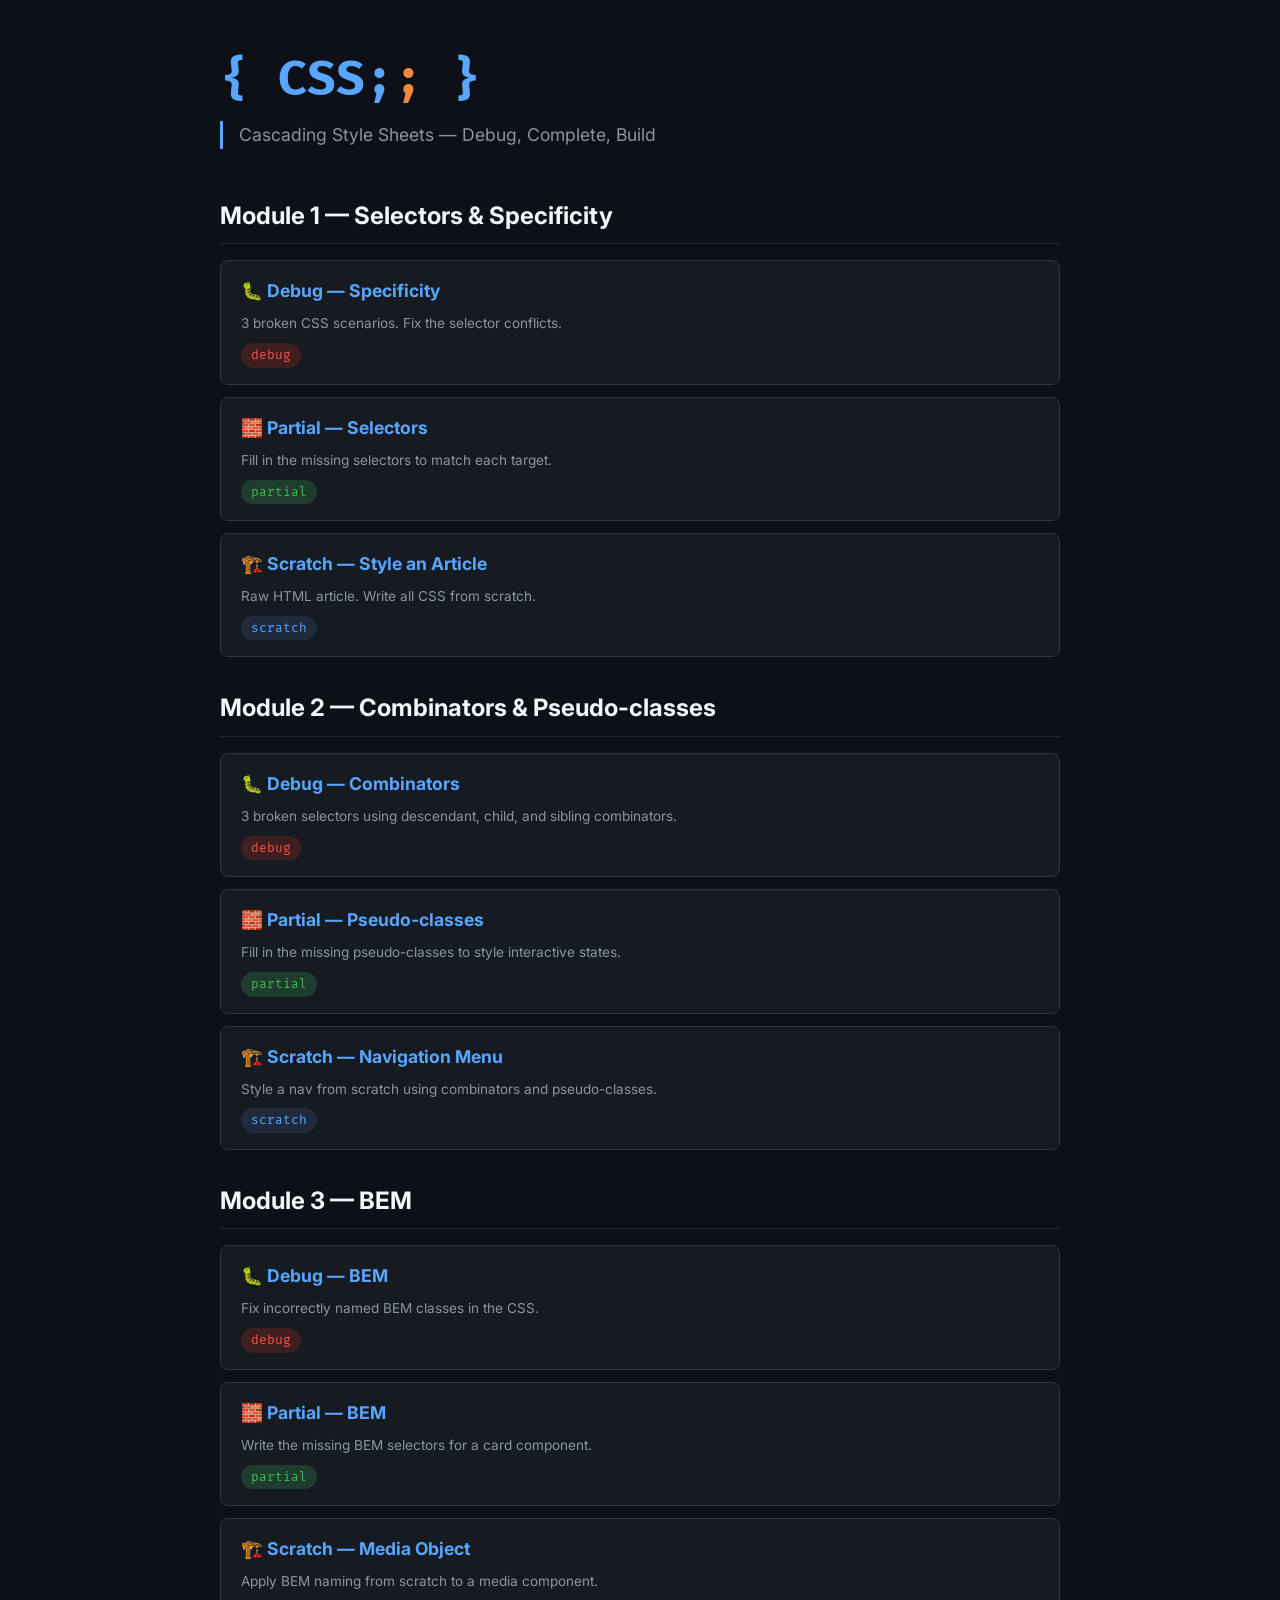
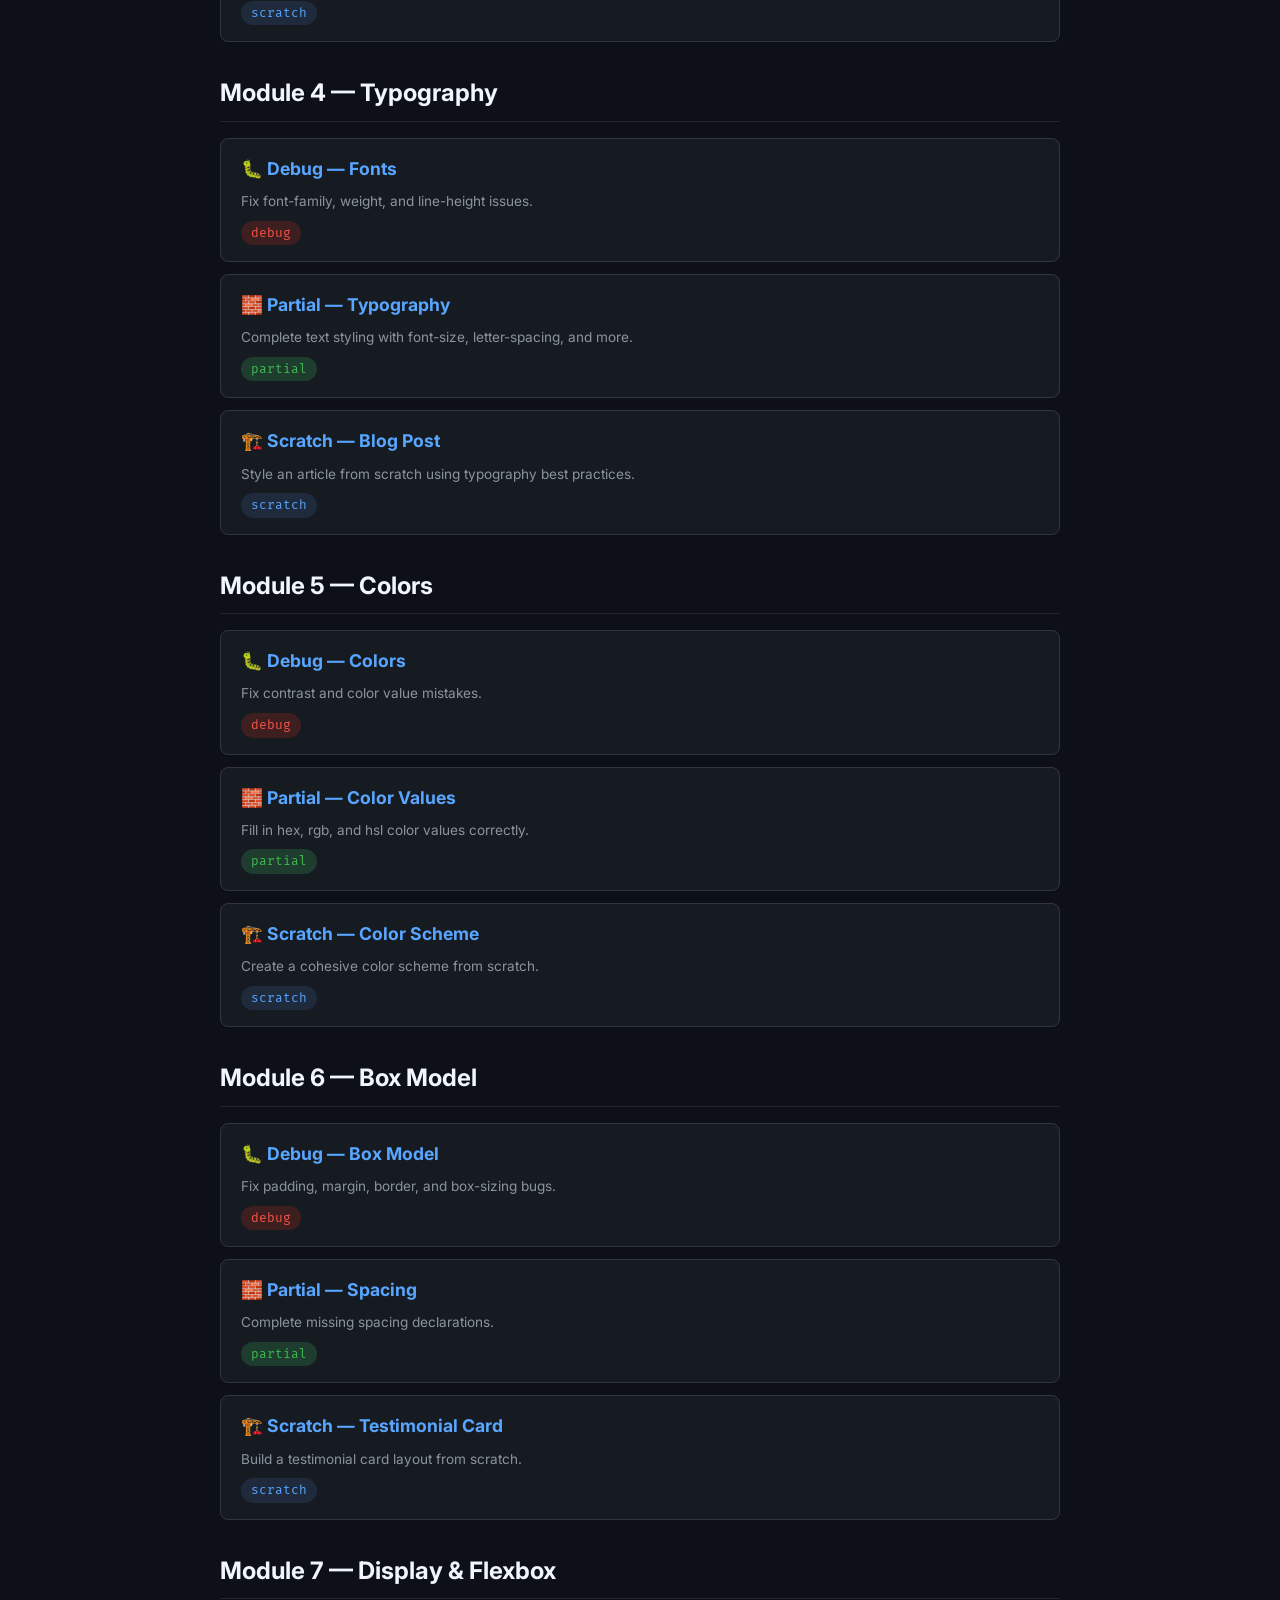
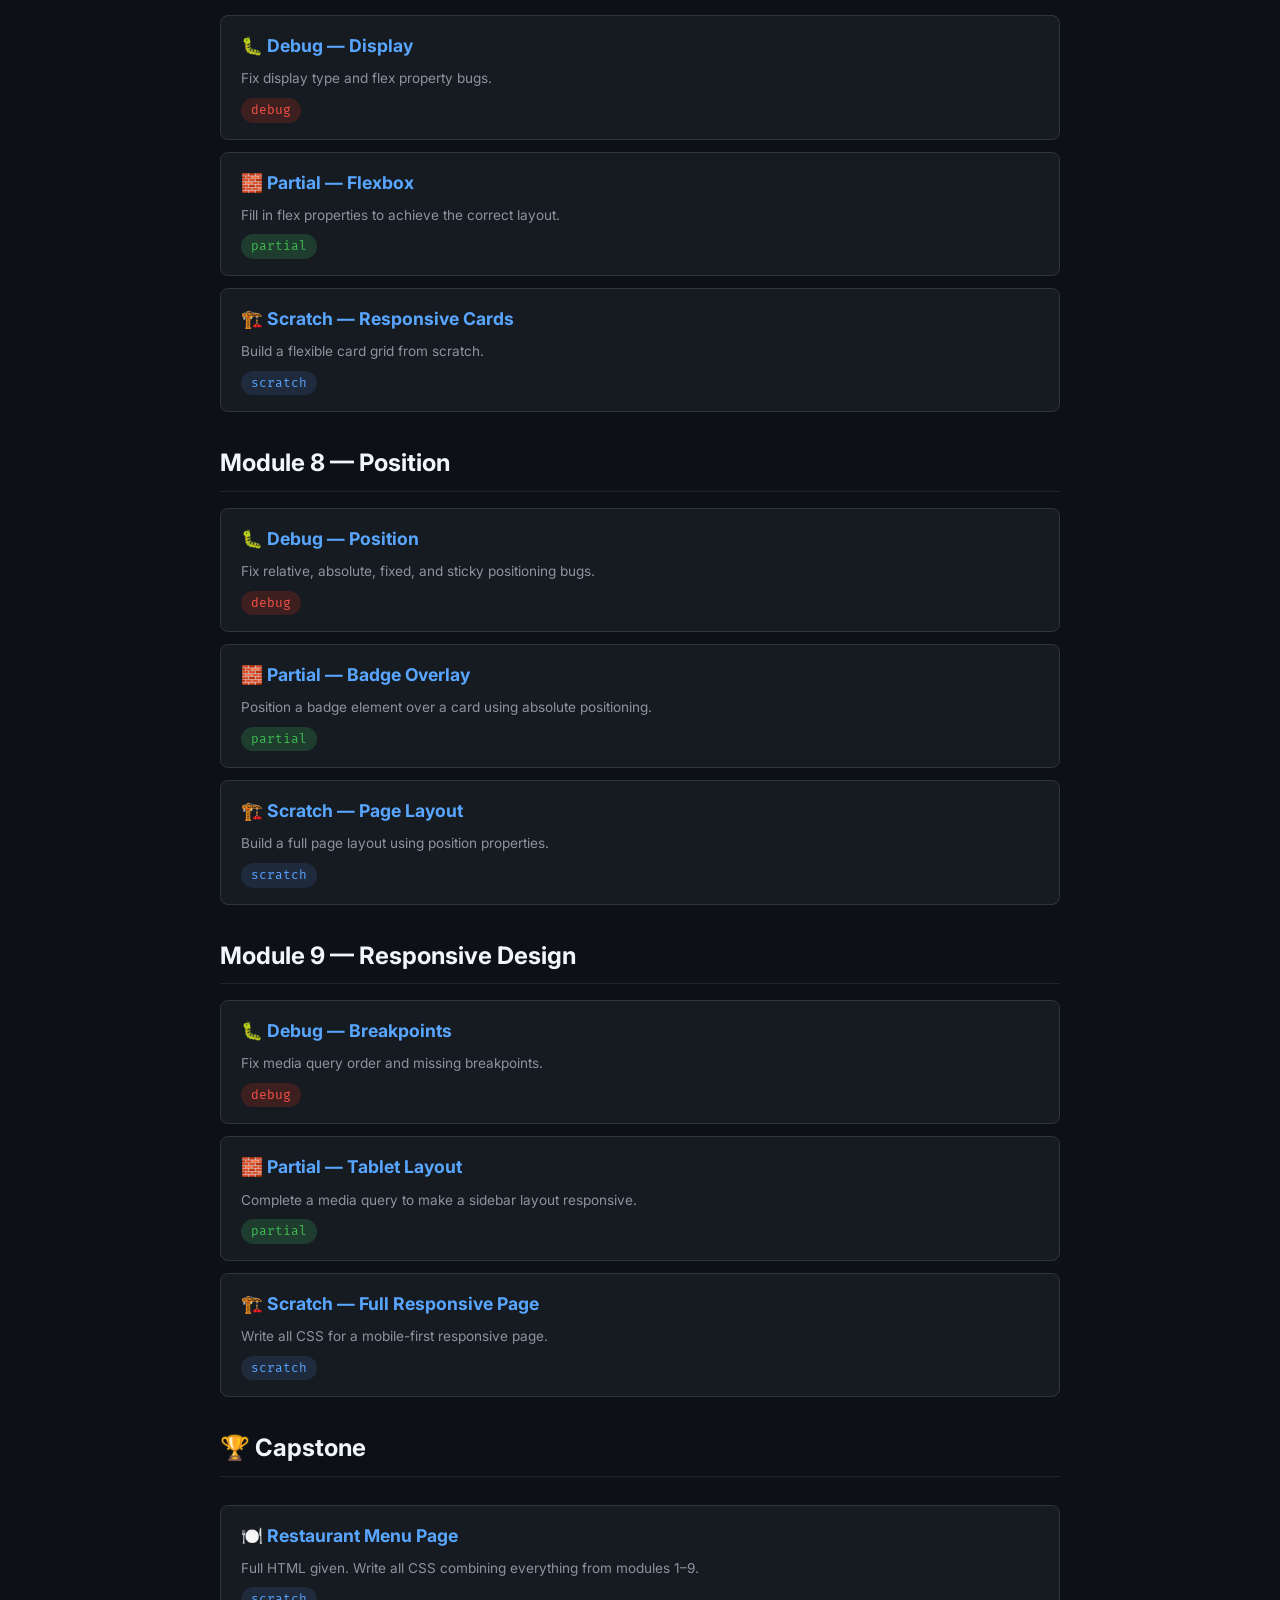
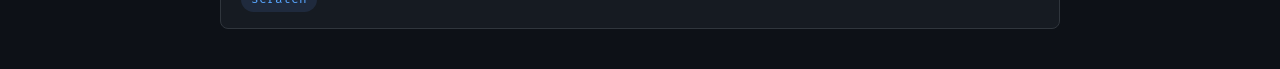
<file: index.html>
<!DOCTYPE html>
<html lang="en">
<head>
  <meta charset="UTF-8">
  <meta name="viewport" content="width=device-width, initial-scale=1.0">
  <title>{ CSS; } — Course Hub</title>
  <link rel="preconnect" href="https://fonts.googleapis.com">
  <link href="https://fonts.googleapis.com/css2?family=Fira+Mono:wght@500;700&family=Inter:wght@400;600;700&display=swap" rel="stylesheet">
  <style>
    * { margin: 0; padding: 0; box-sizing: border-box; }
    body { font-family: 'Inter', sans-serif; background: #0d1117; color: #e6edf3; line-height: 1.6; padding: 40px 24px; }
    .container { max-width: 840px; margin: 0 auto; }
    h1 { font-family: 'Fira Mono', monospace; font-size: 3rem; color: #58a6ff; margin-bottom: 4px; }
    h1 span { color: #f0883e; }
    .subtitle { color: #8b949e; font-size: 1.1rem; margin-bottom: 48px; border-left: 3px solid #58a6ff; padding-left: 16px; }
    h2 { font-size: 1.5rem; color: #f0f6fc; margin: 32px 0 16px; padding-bottom: 8px; border-bottom: 1px solid #21262d; }
    .module-grid { display: flex; flex-direction: column; gap: 12px; }
    .module { background: #161b22; border: 1px solid #30363d; border-radius: 8px; padding: 16px 20px; transition: border-color 0.2s; }
    .module:hover { border-color: #58a6ff; }
    .module h3 { font-size: 1.1rem; margin-bottom: 8px; }
    .module h3 a { color: #58a6ff; text-decoration: none; }
    .module h3 a:hover { text-decoration: underline; }
    .module .meta { font-size: 0.85rem; color: #8b949e; }
    .ex-list { display: flex; gap: 8px; flex-wrap: wrap; margin-top: 8px; }
    .ex-tag { font-family: 'Fira Mono', monospace; font-size: 0.8rem; padding: 2px 10px; border-radius: 20px; background: #21262d; color: #8b949e; }
    .ex-tag.debug { background: #3d1f1f; color: #f85149; }
    .ex-tag.partial { background: #1f3d2f; color: #3fb950; }
    .ex-tag.scratch { background: #1f2a3d; color: #58a6ff; }
    .capstone { margin-top: 12px; }
  </style>
</head>
<body>
  <div class="container">
    <h1>{ CSS;<span>;</span> }</h1>
    <div class="subtitle">Cascading Style Sheets — Debug, Complete, Build</div>

    <h2>Module 1 — Selectors &amp; Specificity</h2>
    <div class="module-grid">
      <div class="module">
        <h3><a href="exercises/module-01-selectors/exercise-specificity.html">🐛 Debug — Specificity</a></h3>
        <div class="meta">3 broken CSS scenarios. Fix the selector conflicts.</div>
        <div class="ex-list"><span class="ex-tag debug">debug</span></div>
      </div>
      <div class="module">
        <h3><a href="exercises/module-01-selectors/partial-selectors.html">🧱 Partial — Selectors</a></h3>
        <div class="meta">Fill in the missing selectors to match each target.</div>
        <div class="ex-list"><span class="ex-tag partial">partial</span></div>
      </div>
      <div class="module">
        <h3><a href="exercises/module-01-selectors/scratch-style-article.html">🏗️ Scratch — Style an Article</a></h3>
        <div class="meta">Raw HTML article. Write all CSS from scratch.</div>
        <div class="ex-list"><span class="ex-tag scratch">scratch</span></div>
      </div>
    </div>

    <h2>Module 2 — Combinators &amp; Pseudo-classes</h2>
    <div class="module-grid">
      <div class="module">
        <h3><a href="exercises/module-02-combinators/exercise-combinators.html">🐛 Debug — Combinators</a></h3>
        <div class="meta">3 broken selectors using descendant, child, and sibling combinators.</div>
        <div class="ex-list"><span class="ex-tag debug">debug</span></div>
      </div>
      <div class="module">
        <h3><a href="exercises/module-02-combinators/partial-pseudo.html">🧱 Partial — Pseudo-classes</a></h3>
        <div class="meta">Fill in the missing pseudo-classes to style interactive states.</div>
        <div class="ex-list"><span class="ex-tag partial">partial</span></div>
      </div>
      <div class="module">
        <h3><a href="exercises/module-02-combinators/scratch-menu.html">🏗️ Scratch — Navigation Menu</a></h3>
        <div class="meta">Style a nav from scratch using combinators and pseudo-classes.</div>
        <div class="ex-list"><span class="ex-tag scratch">scratch</span></div>
      </div>
    </div>

    <h2>Module 3 — BEM</h2>
    <div class="module-grid">
      <div class="module">
        <h3><a href="exercises/module-03-bem/exercise-bem.html">🐛 Debug — BEM</a></h3>
        <div class="meta">Fix incorrectly named BEM classes in the CSS.</div>
        <div class="ex-list"><span class="ex-tag debug">debug</span></div>
      </div>
      <div class="module">
        <h3><a href="exercises/module-03-bem/partial-bem.html">🧱 Partial — BEM</a></h3>
        <div class="meta">Write the missing BEM selectors for a card component.</div>
        <div class="ex-list"><span class="ex-tag partial">partial</span></div>
      </div>
      <div class="module">
        <h3><a href="exercises/module-03-bem/scratch-bem.html">🏗️ Scratch — Media Object</a></h3>
        <div class="meta">Apply BEM naming from scratch to a media component.</div>
        <div class="ex-list"><span class="ex-tag scratch">scratch</span></div>
      </div>
    </div>

    <h2>Module 4 — Typography</h2>
    <div class="module-grid">
      <div class="module">
        <h3><a href="exercises/module-04-typography/exercise-font.html">🐛 Debug — Fonts</a></h3>
        <div class="meta">Fix font-family, weight, and line-height issues.</div>
        <div class="ex-list"><span class="ex-tag debug">debug</span></div>
      </div>
      <div class="module">
        <h3><a href="exercises/module-04-typography/partial-typography.html">🧱 Partial — Typography</a></h3>
        <div class="meta">Complete text styling with font-size, letter-spacing, and more.</div>
        <div class="ex-list"><span class="ex-tag partial">partial</span></div>
      </div>
      <div class="module">
        <h3><a href="exercises/module-04-typography/scratch-blog-post.html">🏗️ Scratch — Blog Post</a></h3>
        <div class="meta">Style an article from scratch using typography best practices.</div>
        <div class="ex-list"><span class="ex-tag scratch">scratch</span></div>
      </div>
    </div>

    <h2>Module 5 — Colors</h2>
    <div class="module-grid">
      <div class="module">
        <h3><a href="exercises/module-05-colors/exercise-color.html">🐛 Debug — Colors</a></h3>
        <div class="meta">Fix contrast and color value mistakes.</div>
        <div class="ex-list"><span class="ex-tag debug">debug</span></div>
      </div>
      <div class="module">
        <h3><a href="exercises/module-05-colors/partial-color-values.html">🧱 Partial — Color Values</a></h3>
        <div class="meta">Fill in hex, rgb, and hsl color values correctly.</div>
        <div class="ex-list"><span class="ex-tag partial">partial</span></div>
      </div>
      <div class="module">
        <h3><a href="exercises/module-05-colors/scratch-color-scheme.html">🏗️ Scratch — Color Scheme</a></h3>
        <div class="meta">Create a cohesive color scheme from scratch.</div>
        <div class="ex-list"><span class="ex-tag scratch">scratch</span></div>
      </div>
    </div>

    <h2>Module 6 — Box Model</h2>
    <div class="module-grid">
      <div class="module">
        <h3><a href="exercises/module-06-box-model/exercise-box.html">🐛 Debug — Box Model</a></h3>
        <div class="meta">Fix padding, margin, border, and box-sizing bugs.</div>
        <div class="ex-list"><span class="ex-tag debug">debug</span></div>
      </div>
      <div class="module">
        <h3><a href="exercises/module-06-box-model/partial-spacing.html">🧱 Partial — Spacing</a></h3>
        <div class="meta">Complete missing spacing declarations.</div>
        <div class="ex-list"><span class="ex-tag partial">partial</span></div>
      </div>
      <div class="module">
        <h3><a href="exercises/module-06-box-model/scratch-testimonial.html">🏗️ Scratch — Testimonial Card</a></h3>
        <div class="meta">Build a testimonial card layout from scratch.</div>
        <div class="ex-list"><span class="ex-tag scratch">scratch</span></div>
      </div>
    </div>

    <h2>Module 7 — Display &amp; Flexbox</h2>
    <div class="module-grid">
      <div class="module">
        <h3><a href="exercises/module-07-display-flexbox/exercise-display.html">🐛 Debug — Display</a></h3>
        <div class="meta">Fix display type and flex property bugs.</div>
        <div class="ex-list"><span class="ex-tag debug">debug</span></div>
      </div>
      <div class="module">
        <h3><a href="exercises/module-07-display-flexbox/partial-flexbox.html">🧱 Partial — Flexbox</a></h3>
        <div class="meta">Fill in flex properties to achieve the correct layout.</div>
        <div class="ex-list"><span class="ex-tag partial">partial</span></div>
      </div>
      <div class="module">
        <h3><a href="exercises/module-07-display-flexbox/scratch-responsive-cards.html">🏗️ Scratch — Responsive Cards</a></h3>
        <div class="meta">Build a flexible card grid from scratch.</div>
        <div class="ex-list"><span class="ex-tag scratch">scratch</span></div>
      </div>
    </div>

    <h2>Module 8 — Position</h2>
    <div class="module-grid">
      <div class="module">
        <h3><a href="exercises/module-08-position/exercise-position.html">🐛 Debug — Position</a></h3>
        <div class="meta">Fix relative, absolute, fixed, and sticky positioning bugs.</div>
        <div class="ex-list"><span class="ex-tag debug">debug</span></div>
      </div>
      <div class="module">
        <h3><a href="exercises/module-08-position/partial-badge.html">🧱 Partial — Badge Overlay</a></h3>
        <div class="meta">Position a badge element over a card using absolute positioning.</div>
        <div class="ex-list"><span class="ex-tag partial">partial</span></div>
      </div>
      <div class="module">
        <h3><a href="exercises/module-08-position/scratch-page-layout.html">🏗️ Scratch — Page Layout</a></h3>
        <div class="meta">Build a full page layout using position properties.</div>
        <div class="ex-list"><span class="ex-tag scratch">scratch</span></div>
      </div>
    </div>

    <h2>Module 9 — Responsive Design</h2>
    <div class="module-grid">
      <div class="module">
        <h3><a href="exercises/module-09-responsive/exercise-breakpoints.html">🐛 Debug — Breakpoints</a></h3>
        <div class="meta">Fix media query order and missing breakpoints.</div>
        <div class="ex-list"><span class="ex-tag debug">debug</span></div>
      </div>
      <div class="module">
        <h3><a href="exercises/module-09-responsive/partial-tablet.html">🧱 Partial — Tablet Layout</a></h3>
        <div class="meta">Complete a media query to make a sidebar layout responsive.</div>
        <div class="ex-list"><span class="ex-tag partial">partial</span></div>
      </div>
      <div class="module">
        <h3><a href="exercises/module-09-responsive/scratch-full-responsive.css">🏗️ Scratch — Full Responsive Page</a></h3>
        <div class="meta">Write all CSS for a mobile-first responsive page.</div>
        <div class="ex-list"><span class="ex-tag scratch">scratch</span></div>
      </div>
    </div>

    <h2>🏆 Capstone</h2>
    <div class="module-grid">
      <div class="module capstone">
        <h3><a href="exercises/capstone-restaurant/index.html">🍽️ Restaurant Menu Page</a></h3>
        <div class="meta">Full HTML given. Write all CSS combining everything from modules 1–9.</div>
        <div class="ex-list"><span class="ex-tag scratch">scratch</span></div>
      </div>
    </div>
  </div>
</body>
</html>
</file>
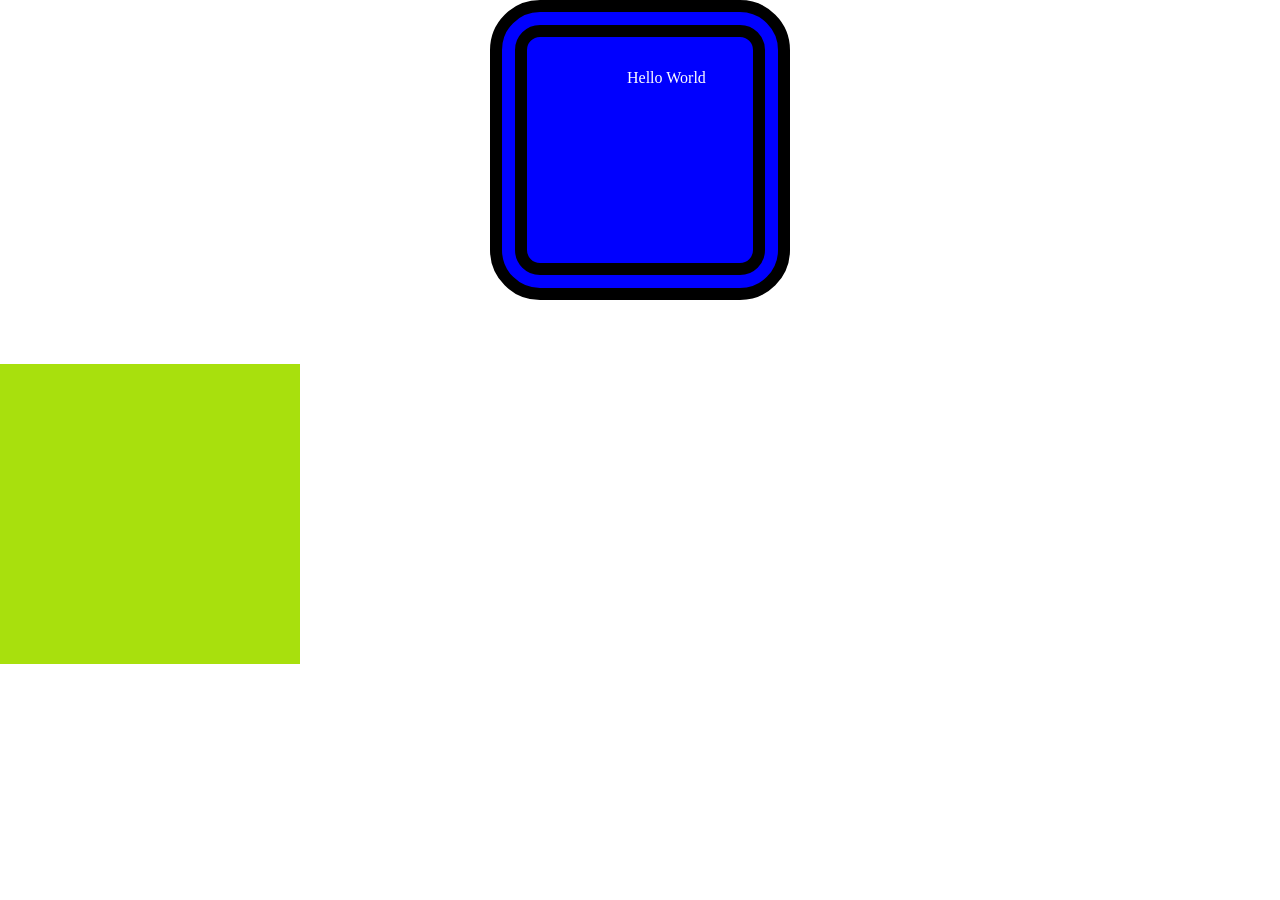
<file: boxmodel/index.html>
<!DOCTYPE html>
<html lang="en">
<head>
    <meta charset="UTF-8">
    <meta name="viewport" content="width=device-width, initial-scale=1.0">
    <title>Document</title>
    <link rel="stylesheet" href="css.css">
</head>
<body>
    <div class="test321" style=" height: 300px; width: 300px; background-color: blue;">
        Hello World
    </div>
    
    <div class="special" style=" height: 300px; width: 300px; background-color: rgb(168, 224, 13); margin-top: 64px;">

    </div>
</body>
</html>
</file>
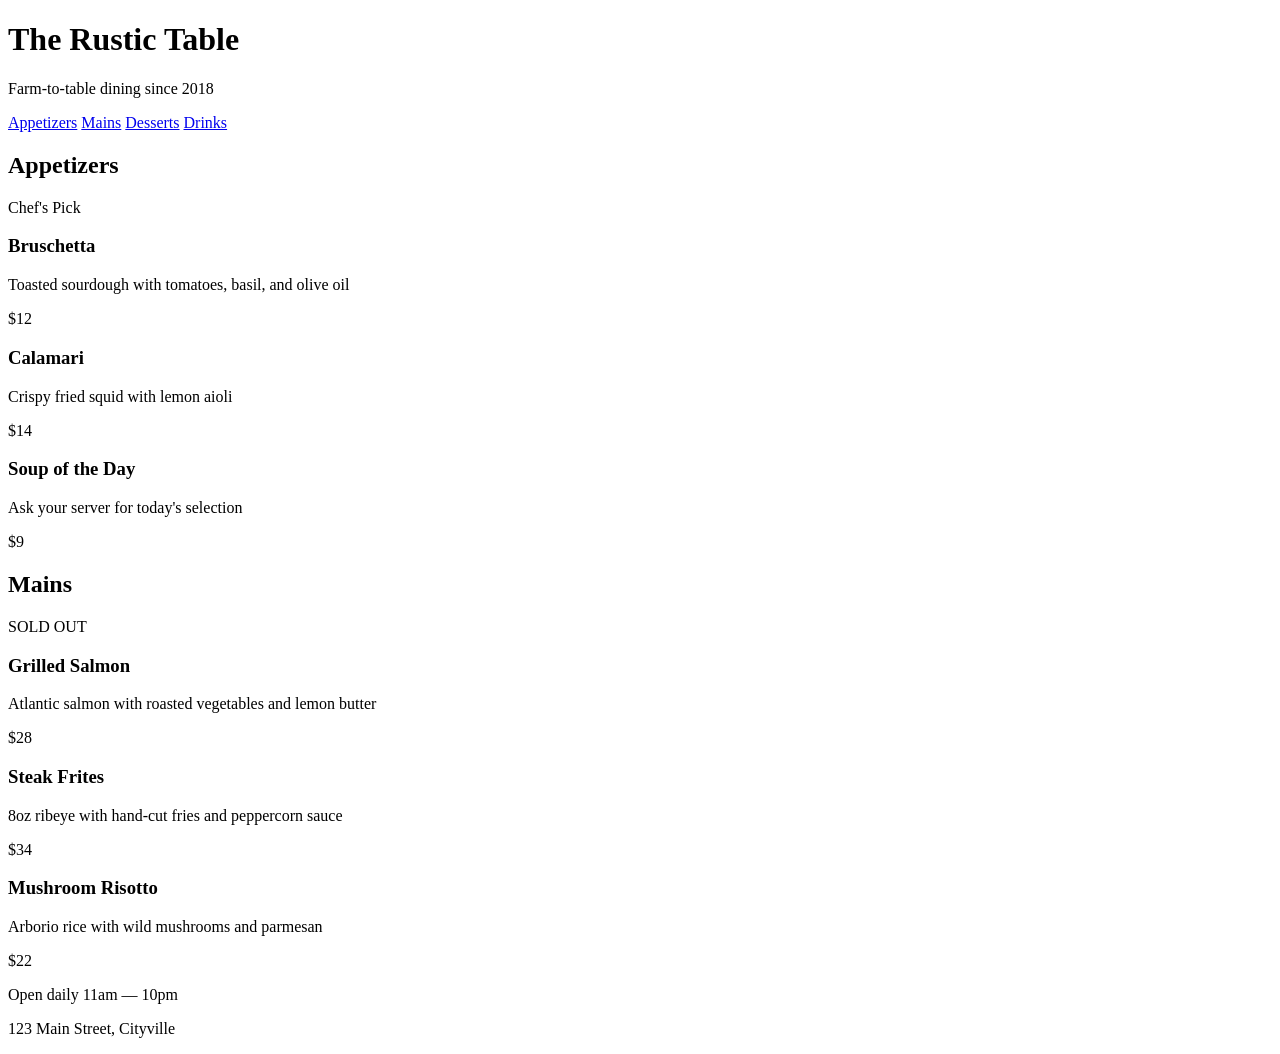
<file: exercises/capstone-restaurant/index.html>
<!DOCTYPE html>
<html lang="en">
<head>
  <meta charset="UTF-8">
  <meta name="viewport" content="width=device-width, initial-scale=1.0">
  <title>🍽️ Restaurant Menu</title>
  <link rel="stylesheet" href="style.css">
</head>
<body>

  <header class="header">
    <h1 class="header__title">The Rustic Table</h1>
    <p class="header__subtitle">Farm-to-table dining since 2018</p>
  </header>

  <nav class="nav">
    <a href="#" class="nav__link">Appetizers</a>
    <a href="#" class="nav__link">Mains</a>
    <a href="#" class="nav__link">Desserts</a>
    <a href="#" class="nav__link">Drinks</a>
  </nav>

  <main class="menu">
    <section class="menu__section">
      <h2 class="menu__heading">Appetizers</h2>
      <div class="menu__grid">
        <div class="menu-item">
          <span class="menu-item__badge">Chef's Pick</span>
          <h3 class="menu-item__name">Bruschetta</h3>
          <p class="menu-item__desc">Toasted sourdough with tomatoes, basil, and olive oil</p>
          <span class="menu-item__price">$12</span>
        </div>
        <div class="menu-item">
          <h3 class="menu-item__name">Calamari</h3>
          <p class="menu-item__desc">Crispy fried squid with lemon aioli</p>
          <span class="menu-item__price">$14</span>
        </div>
        <div class="menu-item">
          <h3 class="menu-item__name">Soup of the Day</h3>
          <p class="menu-item__desc">Ask your server for today's selection</p>
          <span class="menu-item__price">$9</span>
        </div>
      </div>
    </section>

    <section class="menu__section">
      <h2 class="menu__heading">Mains</h2>
      <div class="menu__grid">
        <div class="menu-item">
          <span class="menu-item__badge menu-item__badge--sold">SOLD OUT</span>
          <h3 class="menu-item__name">Grilled Salmon</h3>
          <p class="menu-item__desc">Atlantic salmon with roasted vegetables and lemon butter</p>
          <span class="menu-item__price">$28</span>
        </div>
        <div class="menu-item">
          <h3 class="menu-item__name">Steak Frites</h3>
          <p class="menu-item__desc">8oz ribeye with hand-cut fries and peppercorn sauce</p>
          <span class="menu-item__price">$34</span>
        </div>
        <div class="menu-item">
          <h3 class="menu-item__name">Mushroom Risotto</h3>
          <p class="menu-item__desc">Arborio rice with wild mushrooms and parmesan</p>
          <span class="menu-item__price">$22</span>
        </div>
      </div>
    </section>
  </main>

  <footer class="footer">
    <p class="footer__text">Open daily 11am — 10pm</p>
    <p class="footer__text">123 Main Street, Cityville</p>
  </footer>

</body>
</html>
</file>
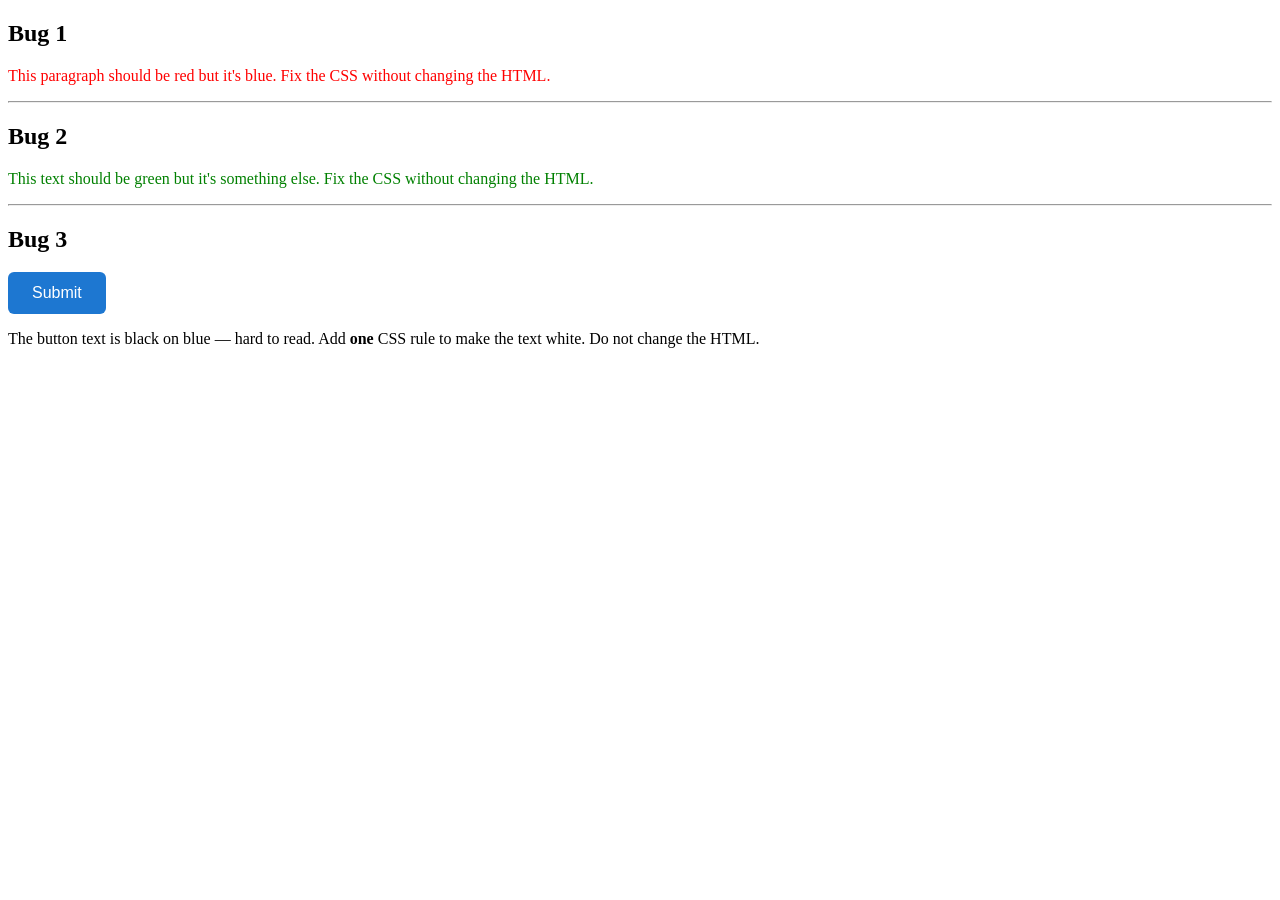
<file: exercises/module-01-selectors/exercise-specificity.html>
<!DOCTYPE html>
<html lang="en">
<head>
  <meta charset="UTF-8">
  <meta name="viewport" content="width=device-width, initial-scale=1.0">
  <title>Debug — Specificity</title>
  <link rel="stylesheet" href="exercise-specificity.css">
</head>
<body>

  <section class="exercise">
    <h2>Bug 1</h2>
    <p class="highlight">This paragraph should be red but it's blue. Fix the CSS without changing the HTML.</p>
  </section>

  <hr>

  <section class="exercise">
    <h2>Bug 2</h2>
    <div class="card">
      <p id="special">This text should be green but it's something else. Fix the CSS without changing the HTML.</p>
    </div>
  </section>

  <hr>

  <section class="exercise">
    <h2>Bug 3</h2>
    <button class="btn">Submit</button>
    <p>The button text is black on blue — hard to read. Add <strong>one</strong> CSS rule to make the text white. Do not change the HTML.</p>
  </section>

</body>
</html>
</file>
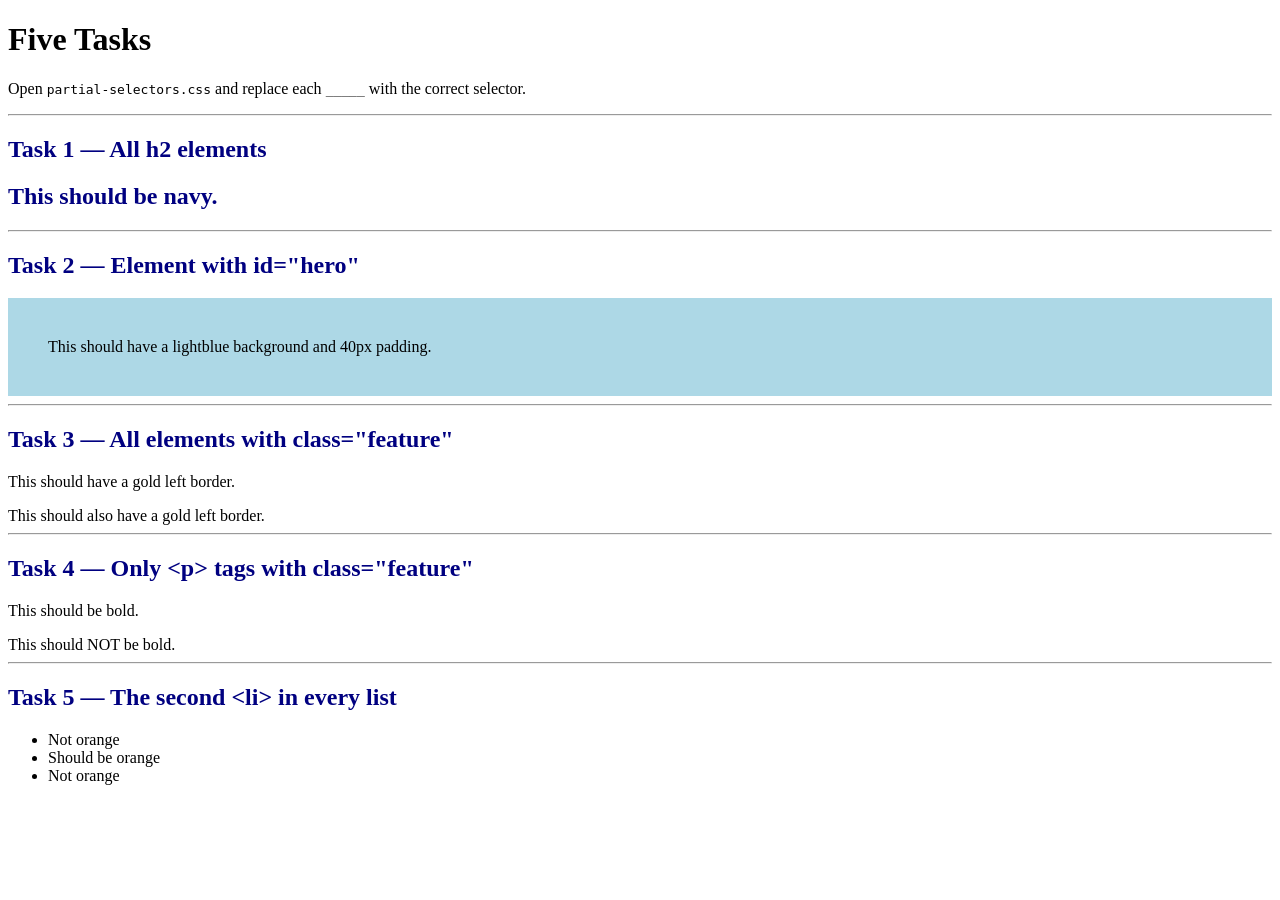
<file: exercises/module-01-selectors/partial-selectors.html>
<!DOCTYPE html>
<html lang="en">
<head>
  <meta charset="UTF-8">
  <meta name="viewport" content="width=device-width, initial-scale=1.0">
  <title>Partial — Selectors</title>
  <link rel="stylesheet" href="partial-selectors.css">
</head>
<body>

  <h1>Five Tasks</h1>
  <p>Open <code>partial-selectors.css</code> and replace each <code>_____</code> with the correct selector.</p>

  <hr>

  <h2>Task 1 — All h2 elements</h2>
  <h2>This should be navy.</h2>

  <hr>

  <h2>Task 2 — Element with id="hero"</h2>
  <div id="hero">This should have a lightblue background and 40px padding.</div>

  <hr>

  <h2>Task 3 — All elements with class="feature"</h2>
  <p class="feature">This should have a gold left border.</p>
  <div class="feature">This should also have a gold left border.</div>

  <hr>

  <h2>Task 4 — Only &lt;p&gt; tags with class="feature"</h2>
  <p class="feature">This should be bold.</p>
  <div class="feature">This should NOT be bold.</div>

  <hr>

  <h2>Task 5 — The second &lt;li&gt; in every list</h2>
  <ul>
    <li>Not orange</li>
    <li>Should be orange</li>
    <li>Not orange</li>
  </ul>

</body>
</html>
</file>
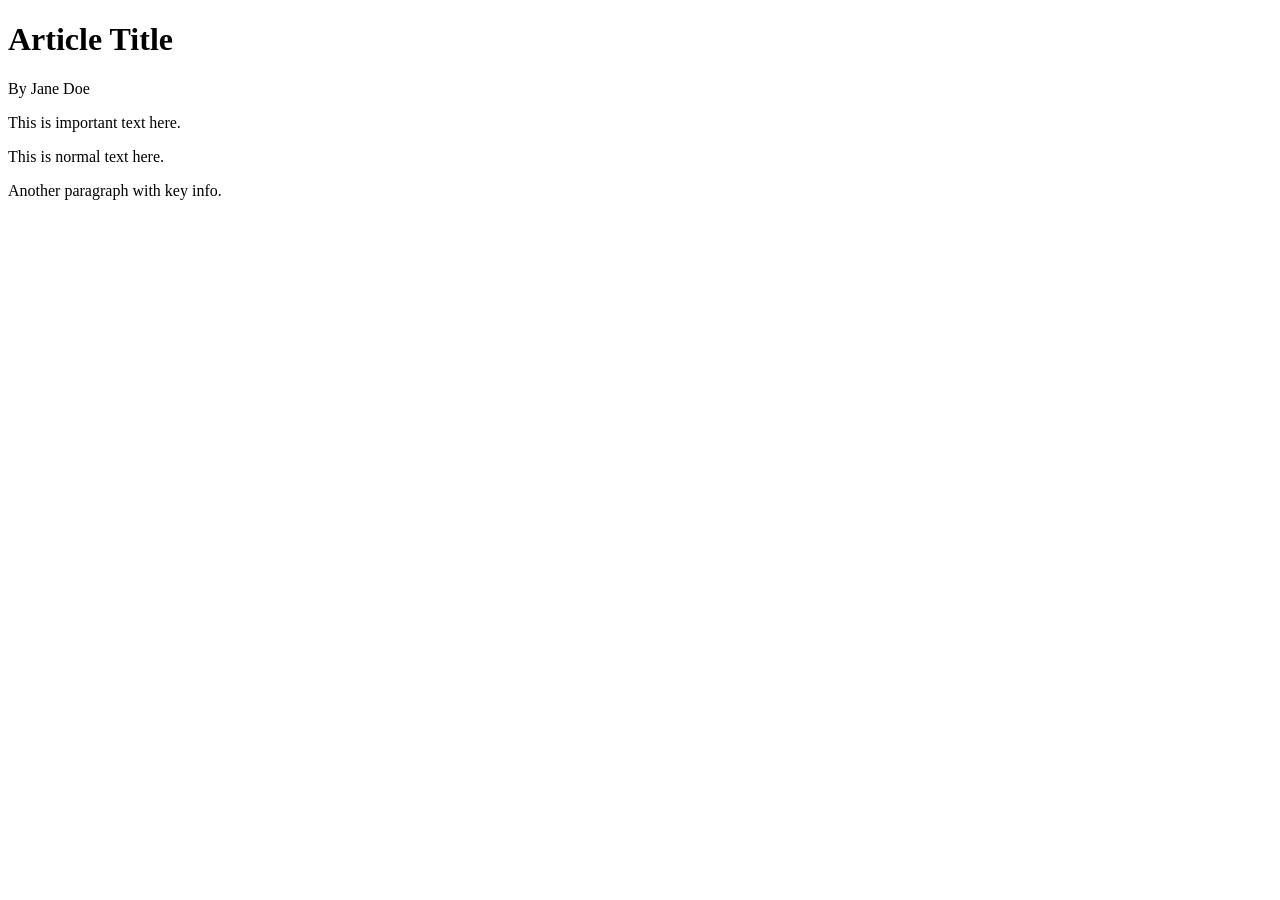
<file: exercises/module-01-selectors/scratch-style-article.html>
<!DOCTYPE html>
<html lang="en">
<head>
  <meta charset="UTF-8">
  <meta name="viewport" content="width=device-width, initial-scale=1.0">
  <title>Scratch — Style an Article</title>
  <link rel="stylesheet" href="scratch-style-article.css">
</head>
<body>
  <h1>Article Title</h1>
  <p id="author">By Jane Doe</p>
  <div class="content">
    <p>This is <span class="highlight">important</span> text here.</p>
    <p>This is <span>normal</span> text here.</p>
    <p>Another paragraph with <span class="highlight">key</span> info.</p>
  </div>
</body>
</html>
</file>
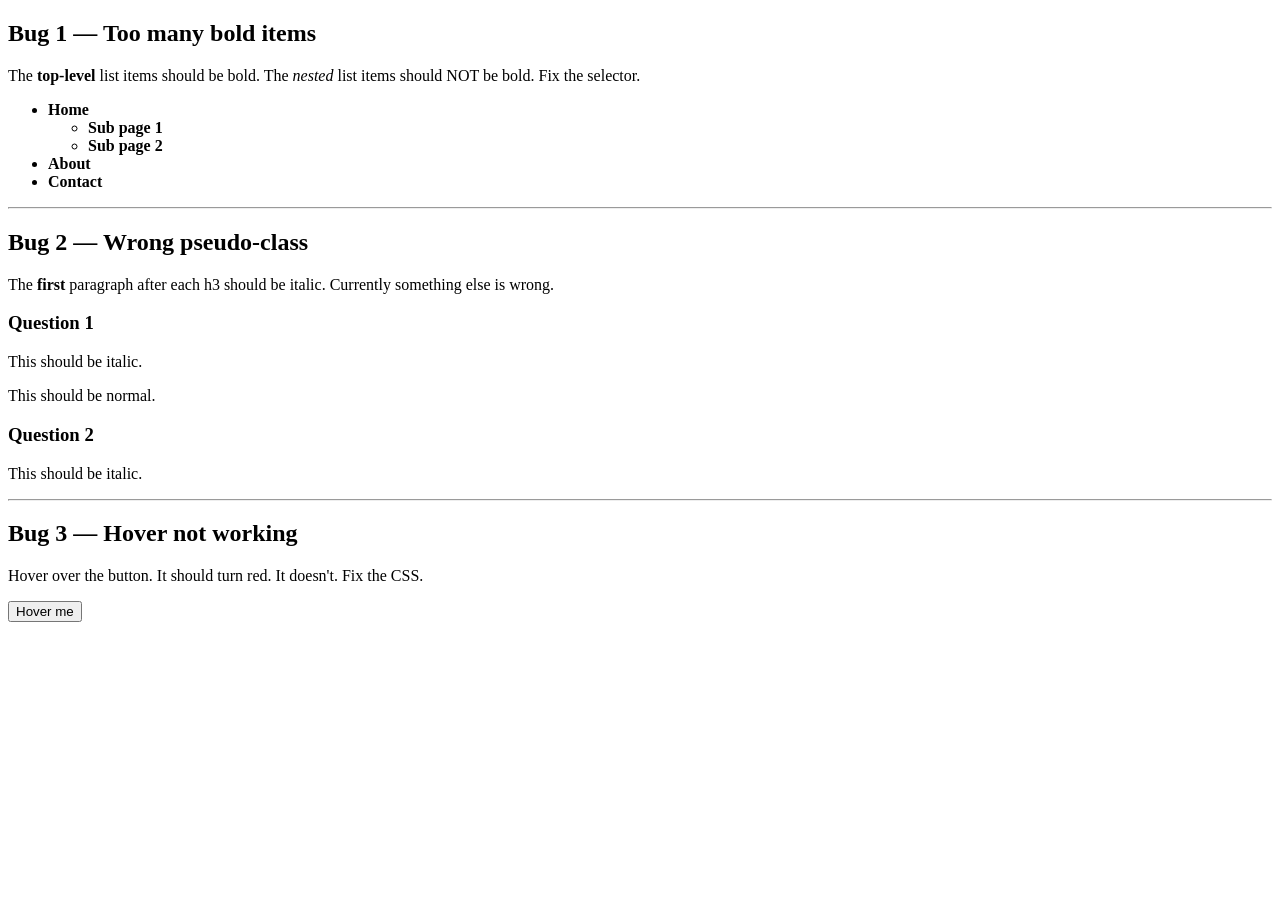
<file: exercises/module-02-combinators/exercise-combinators.html>
<!DOCTYPE html>
<html lang="en">
<head>
  <meta charset="UTF-8">
  <meta name="viewport" content="width=device-width, initial-scale=1.0">
  <title>Debug — Combinators</title>
  <link rel="stylesheet" href="exercise-combinators.css">
</head>
<body>

  <section class="exercise">
    <h2>Bug 1 — Too many bold items</h2>
    <p>The <strong>top-level</strong> list items should be bold. The <em>nested</em> list items should NOT be bold. Fix the selector.</p>
    <ul class="nav">
      <li>Home
        <ul>
          <li>Sub page 1</li>
          <li>Sub page 2</li>
        </ul>
      </li>
      <li>About</li>
      <li>Contact</li>
    </ul>
  </section>

  <hr>

  <section class="exercise">
    <h2>Bug 2 — Wrong pseudo-class</h2>
    <p>The <strong>first</strong> paragraph after each h3 should be italic. Currently something else is wrong.</p>
    <div class="faq">
      <h3>Question 1</h3>
      <p>This should be italic.</p>
      <p>This should be normal.</p>
      <h3>Question 2</h3>
      <p>This should be italic.</p>
    </div>
  </section>

  <hr>

  <section class="exercise">
    <h2>Bug 3 — Hover not working</h2>
    <p>Hover over the button. It should turn red. It doesn't. Fix the CSS.</p>
    <button class="btn-hover">Hover me</button>
  </section>

</body>
</html>
</file>
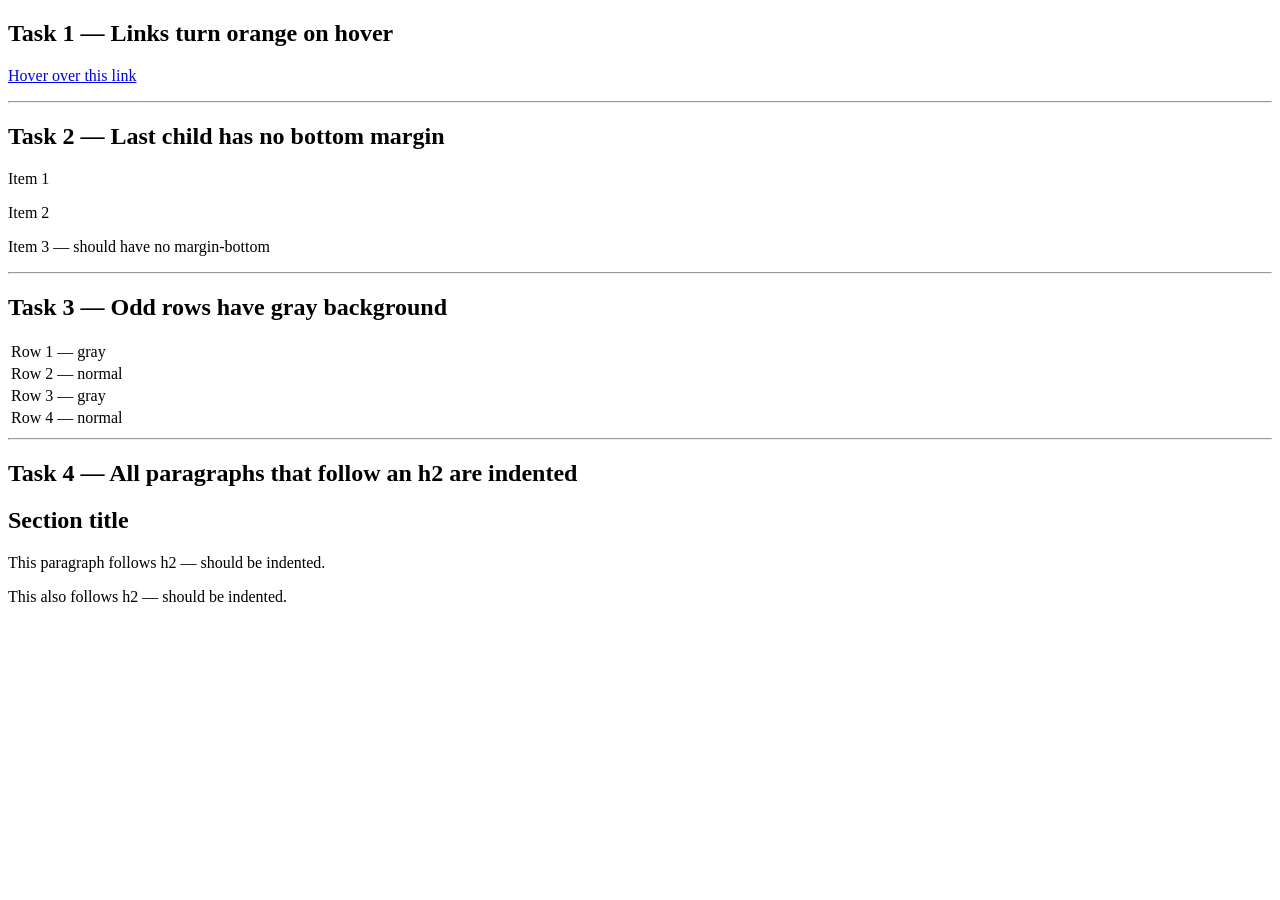
<file: exercises/module-02-combinators/partial-pseudo.html>
<!DOCTYPE html>
<html lang="en">
<head>
  <meta charset="UTF-8">
  <meta name="viewport" content="width=device-width, initial-scale=1.0">
  <title>Partial — Pseudo-classes</title>
  <link rel="stylesheet" href="partial-pseudo.css">
</head>
<body>

  <h2>Task 1 — Links turn orange on hover</h2>
  <p><a href="#">Hover over this link</a></p>

  <hr>

  <h2>Task 2 — Last child has no bottom margin</h2>
  <div class="list">
    <p>Item 1</p>
    <p>Item 2</p>
    <p>Item 3 — should have no margin-bottom</p>
  </div>

  <hr>

  <h2>Task 3 — Odd rows have gray background</h2>
  <table>
    <tr><td>Row 1 — gray</td></tr>
    <tr><td>Row 2 — normal</td></tr>
    <tr><td>Row 3 — gray</td></tr>
    <tr><td>Row 4 — normal</td></tr>
  </table>

  <hr>

  <h2>Task 4 — All paragraphs that follow an h2 are indented</h2>
  <h2>Section title</h2>
  <p>This paragraph follows h2 — should be indented.</p>
  <p>This also follows h2 — should be indented.</p>

</body>
</html>
</file>
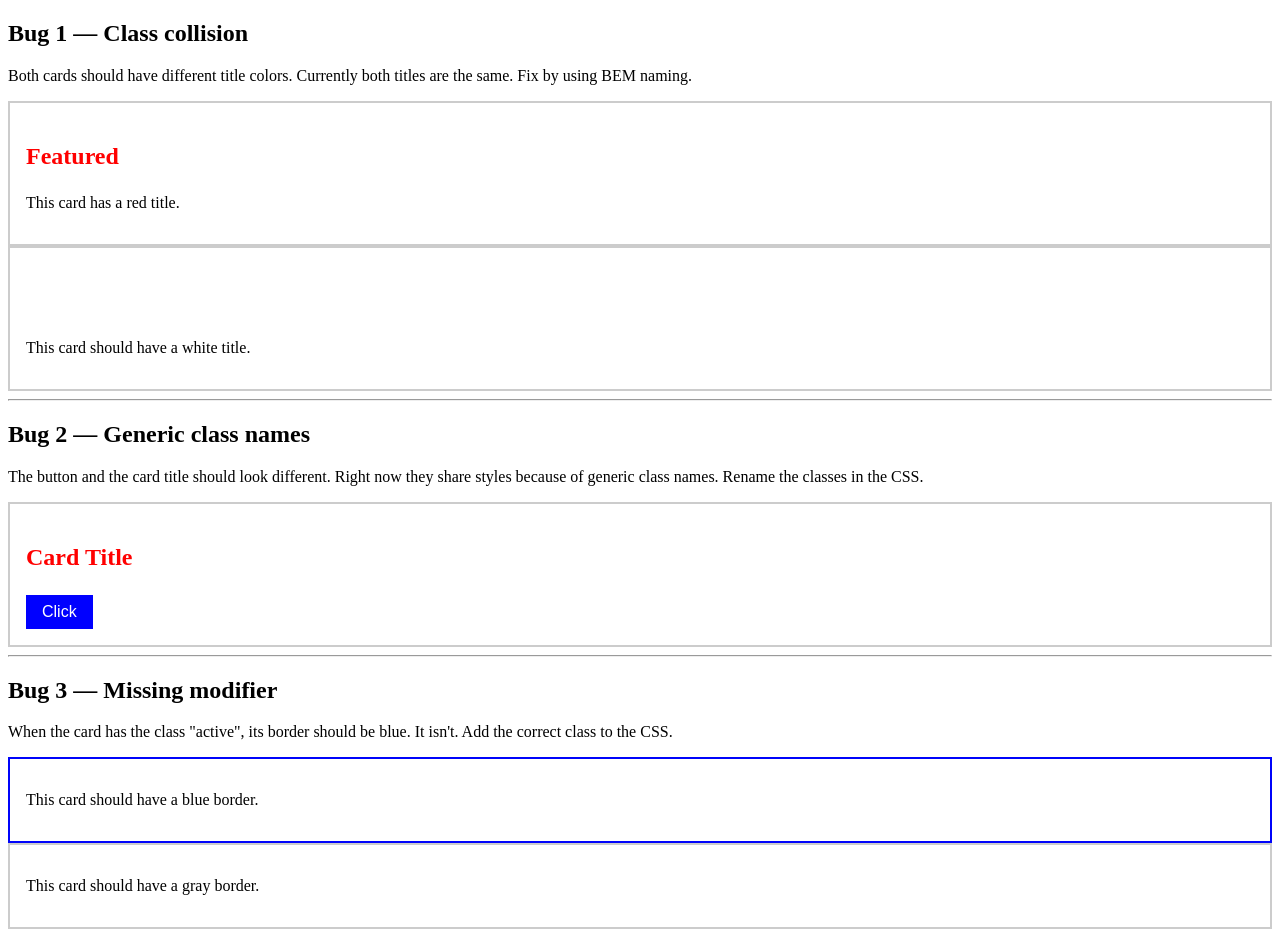
<file: exercises/module-03-bem/exercise-bem.html>
<!DOCTYPE html>
<html lang="en">
<head>
  <meta charset="UTF-8">
  <meta name="viewport" content="width=device-width, initial-scale=1.0">
  <title>Debug — BEM</title>
  <link rel="stylesheet" href="exercise-bem.css">
</head>
<body>

  <section class="exercise">
    <h2>Bug 1 — Class collision</h2>
    <p>Both cards should have different title colors. Currently both titles are the same. Fix by using BEM naming.</p>

    <div class="card">
      <h3 class="card__title">Featured</h3>
      <p class="card__text">This card has a red title.</p>
    </div>

    <div class="card card--dark">
      <h3 class="card__title">Standard</h3>
      <p class="card__text">This card should have a white title.</p>
    </div>
  </section>

  <hr>

  <section class="exercise">
    <h2>Bug 2 — Generic class names</h2>
    <p>The button and the card title should look different. Right now they share styles because of generic class names. Rename the classes in the CSS.</p>

    <div class="card">
      <h3 class="card__title">Card Title</h3>
      <button class="card__btn">Click</button>
    </div>
  </section>

  <hr>

  <section class="exercise">
    <h2>Bug 3 — Missing modifier</h2>
    <p>When the card has the class "active", its border should be blue. It isn't. Add the correct class to the CSS.</p>

    <div class="card card--active">
      <p>This card should have a blue border.</p>
    </div>
    <div class="card">
      <p>This card should have a gray border.</p>
    </div>
  </section>

</body>
</html>
</file>
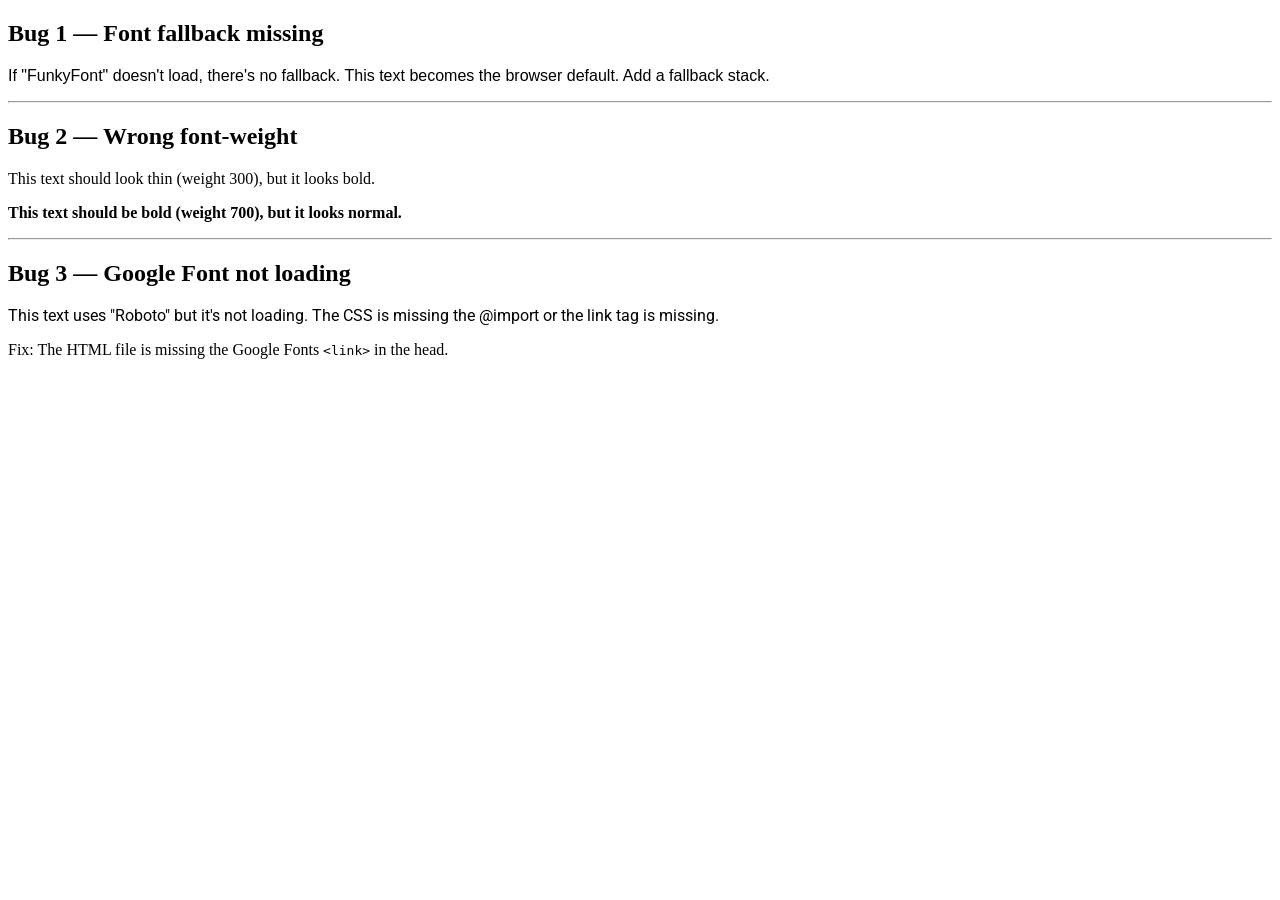
<file: exercises/module-04-typography/exercise-font.html>
<!DOCTYPE html>
<html lang="en">
<head>
  <meta charset="UTF-8">
  <meta name="viewport" content="width=device-width, initial-scale=1.0">
  <title>Debug — Typography</title>
  <link rel="stylesheet" href="exercise-font.css">

<link rel="preconnect" href="https://fonts.googleapis.com">
<link rel="preconnect" href="https://fonts.gstatic.com" crossorigin>
<link href="https://fonts.googleapis.com/css2?family=Roboto:ital,wght@0,100..900;1,100..900&display=swap" rel="stylesheet">
</head>
<body>

  <section class="exercise">
    <h2>Bug 1 — Font fallback missing</h2>
    <p class="fancy">If "FunkyFont" doesn't load, there's no fallback. This text becomes the browser default. Add a fallback stack.</p>
  </section>

  <hr>

  <section class="exercise">
    <h2>Bug 2 — Wrong font-weight</h2>
    <p class="thin">This text should look thin (weight 300), but it looks bold.</p>
    <p class="bold">This text should be bold (weight 700), but it looks normal.</p>
  </section>

  <hr>

  <section class="exercise">
    <h2>Bug 3 — Google Font not loading</h2>
    <p class="google-font">This text uses "Roboto" but it's not loading. The CSS is missing the @import or the link tag is missing.</p>
    <p>Fix: The HTML file is missing the Google Fonts <code>&lt;link&gt;</code> in the head.</p>
  </section>

</body>
</html>
</file>
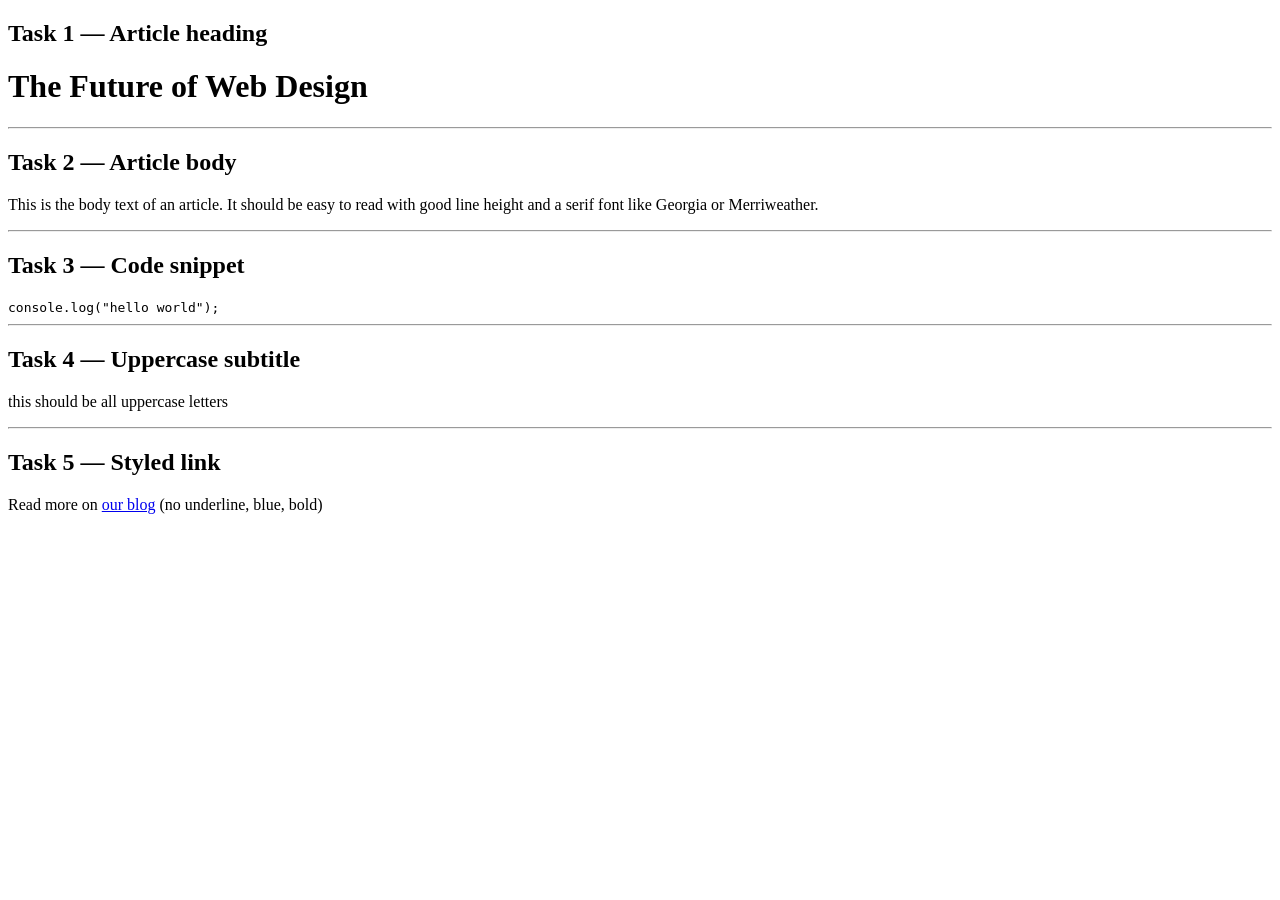
<file: exercises/module-04-typography/partial-typography.html>
<!DOCTYPE html>
<html lang="en">
<head>
  <meta charset="UTF-8">
  <meta name="viewport" content="width=device-width, initial-scale=1.0">
  <title>Partial — Typography</title>
  <link href="https://fonts.googleapis.com/css2?family=Merriweather:wght@400;700&family=Fira+Code&display=swap" rel="stylesheet">
  <link rel="stylesheet" href="partial-typography.css">
</head>
<body>

  <h2>Task 1 — Article heading</h2>
  <h1 class="article-title">The Future of Web Design</h1>

  <hr>

  <h2>Task 2 — Article body</h2>
  <p class="article-body">This is the body text of an article. It should be easy to read with good line height and a serif font like Georgia or Merriweather.</p>

  <hr>

  <h2>Task 3 — Code snippet</h2>
  <code class="code-snip">console.log("hello world");</code>

  <hr>

  <h2>Task 4 — Uppercase subtitle</h2>
  <p class="subtitle">this should be all uppercase letters</p>

  <hr>

  <h2>Task 5 — Styled link</h2>
  <p>Read more on <a href="#" class="read-more">our blog</a> (no underline, blue, bold)</p>

</body>
</html>
</file>
<file: boxmodel/css.css>
.test321 {
    color: white;
    padding: 32px 32px 100px 100px;

    box-sizing: border-box;
    border: 1cm black double;
    border-radius: 50px;
    margin: 0 auto;

}

*{
    padding: 0px;
    margin: 0px;
    box-sizing: border-box;
    
}
</file>
<file: exercises/capstone-restaurant/style.css>
/* ============================================
   🏆 CAPSTONE — RESTAURANT MENU
   Write ALL CSS from scratch.
   
   The HTML is complete with BEM naming.
   Your job: style everything.

   REQUIREMENTS:
   1. CSS Reset (* { box-sizing: border-box; margin: 0; padding: 0; })
   2. body — font-family sans-serif, background #faf8f5, color #333
   3. .header — text-align center, padding 60px 20px 40px, background #2d3436, color white
      .header__title — font-size 2.5rem, letter-spacing 1px
      .header__subtitle — font-style italic, color #b2bec3, margin-top 8px
   
   4. .nav — display flex, justify-content center, gap 24px, padding 16px, 
      position sticky, top 0, background white, box-shadow, z-index 10
      .nav__link — text-decoration none, color #555, font-weight 600
      .nav__link:hover — color #e17055
   
   5. .menu — max-width 900px, margin auto, padding 40px 20px
      .menu__heading — font-size 1.8rem, margin-bottom 24px, border-bottom 2px solid #e17055, 
      padding-bottom 8px
      .menu__grid — display flex, flex-wrap wrap, gap 24px, justify-content center
   
   6. .menu-item — flex 1 1 260px, border 1px solid #e0e0e0, border-radius 8px, 
      padding 24px, background white, position relative
      .menu-item:hover — box-shadow 0 4px 16px rgba(0,0,0,0.1), translateY -4px, 
      transition all 0.2s ease
      .menu-item__name — font-size 1.2rem, margin-bottom 8px
      .menu-item__desc — color #777, font-size 0.9rem, line-height 1.5, margin-bottom 12px
      .menu-item__price — font-weight bold, color #e17055, font-size 1.1rem
      .menu-item__badge — position absolute, top 8px, right 8px, background #e17055, 
      color white, padding 4px 10px, font-size 0.75rem, border-radius 4px, font-weight bold
      .menu-item__badge--sold — background #636e72
   
   7. .footer — text-align center, padding 32px, background #2d3436, color white, margin-top 40px
      .footer__text — font-size 0.9rem, color #b2bec3
   
   8. RESPONSIVE:
      At max-width: 600px, make .menu__grid flex-direction column
      At max-width: 600px, reduce .header padding
   ============================================ */
</file>
<file: exercises/module-01-selectors/exercise-specificity.css>
/* ============================================
   DEBUG — SPECIFICITY
   Three CSS bugs for you to fix.
   Rules: Do NOT modify the HTML file.
   ============================================ */


/* --- Bug 1 ---
   Goal: The paragraph with class "highlight" should be red.
   Problem: It's blue right now.
   Fix: remove the extra specificity from the first selector.
*/

/* p.highlight {
  color: blue;
}  */

.highlight {
  color: red;
}


/* --- Bug 2 ---
   Goal: The paragraph with id="special" inside .card should be green.
   Problem: A more specific selector is overriding #special.
   Fix: remove the extra specificity from the first selector.
*/

/* .card p#special {
  color: black;
} */

#special {
  color: green;
}


/* --- Bug 3 ---
   Goal: The button text should be white on the blue background.
   Current: Button has color: black.
   Add ONE new rule to .btn below to make text white.
   Do not remove the existing color rule.
*/

.btn {
  color: rgb(0, 0, 0);
  background: #1d77d1;
  padding: 12px 24px;
  border: none;
  border-radius: 6px;
  font-size: 1rem;
  color: rgb(255, 255, 255);
}
</file>
<file: exercises/module-01-selectors/partial-selectors.css>
/* ============================================
   PARTIAL — SELECTORS
   Replace each _____ with the correct selector.
   ============================================ */


/* Task 1 — Select all h2 elements */
h2 {
  color: navy;
}


/* Task 2 — Select the element with id="hero" */
#hero {
  background: lightblue;
  padding: 40px;
}


/* Task 3 — Select ALL elements with class="feature" */
 {
  border-left: 4px solid gold;
  padding-left: 12px;
}


/* Task 4 — Select only <p> tags that have class="feature" */
_____ {
  font-weight: bold;
}


/* Task 5 — Select only the second <li> in every <ul> */
_____ {
  color: orange;
}
/* ul li:nth-child(2) */
</file>
<file: exercises/module-01-selectors/scratch-style-article.css>
/* ============================================
   SCRATCH — STYLE AN ARTICLE
   Write all CSS from scratch.
   
   TASKS:
   1. h1 — deep purple, centered text
   2. Element with id="author" — italic, gray color
   3. All paragraphs inside .content — line-height of 1.8
   4. All span elements with class="highlight" — bold, yellow background
   5. First letter of every paragraph — 2x font size, red
   ============================================ */
</file>
<file: exercises/module-02-combinators/exercise-combinators.css>
/* ============================================
   DEBUG — COMBINATORS & PSEUDO-CLASSES
   Fix the CSS. Do NOT modify the HTML file.
   ============================================ */


/* --- Bug 1 ---
   Goal: Only top-level li items should be bold.
   Current: ALL li items including nested ones are bold.
   Fix the descendant selector to use a child selector instead.
*/

.nav li {
  font-weight: bold;
}


/* --- Bug 2 ---
   Goal: The first paragraph AFTER each h3 should be italic.
   Current: Something is wrong — all or none are italic.
   Fix the selector.
*/

h3 p {
  font-style: italic;
}


/* --- Bug 3 ---
   Goal: Hovering the button should turn its background red.
   Current: Nothing happens on hover.
   Fix the selector.
*/

.btn-hover hover {
  background: red;
  color: white;
}
</file>
<file: exercises/module-02-combinators/partial-pseudo.css>
/* ============================================
   PARTIAL — PSEUDO-CLASSES
   Replace each _____ with the correct selector.
   ============================================ */


/* Task 1 — All <a> links should turn orange when hovered */
_____ {
  color: orange;
}


/* Task 2 — The last <p> inside .list should have margin-bottom: 0 */
.list _____ {
  margin-bottom: 0;
}


/* Task 3 — Odd <tr> rows should have background: #f5f5f5 */
_____ {
  background: #f5f5f5;
}


/* Task 4 — All <p> elements that are siblings of (follow) an <h2> should have margin-left: 20px */
_____ {
  margin-left: 20px;
}
</file>
<file: exercises/module-03-bem/exercise-bem.css>
/* ============================================
   DEBUG — BEM
   Fix the naming and selector issues.
   Do NOT modify the HTML file.
   ============================================ */


/* --- Bug 1 ---
   Goal: .card--dark .card__title should be white.
   Current: Both titles have the same color.
   The selector .card--dark.card__title targets a single element with both
   classes, but card--dark and card__title are on different elements.
   Fix: add the missing descendant combinator (space).
*/

.card__title {
  color: red;
}

.card--dark .card__title {
  color: white;
}


/* --- Bug 2 ---
   Goal: The heading and button should be styled with BEM names.
   Current: The CSS selectors don't match the HTML classes at all
   (HTML uses card__title and card__btn).
   Fix: rename these generic selectors to match the BEM classes.
*/

.card__title {
  font-size: 1.5rem;
  font-weight: bold;
}

.card__btn {
  font-size: 1rem;
  padding: 8px 16px;
  background: blue;
  color: white;
  border: none;
}


/* --- Bug 3 ---
   Goal: .card--active should add a blue border.
   Current: The border doesn't show up.
   The selector for the modifier is missing. Add it.
*/

.card {
  border: 2px solid #ccc;
  padding: 16px;
}

.card--active {
  border: 2px solid #0004fa
}
</file>
<file: exercises/module-04-typography/exercise-font.css>
/* ============================================
   DEBUG — TYPOGRAPHY
   Fix the font issues. Do NOT modify the HTML file.
   ============================================ */


/* --- Bug 1 ---
   Goal: If "FunkyFont" doesn't load, fall back to a sans-serif system font.
   Current: No fallback at all.
   Fix the font-family value to include a fallback.
*/

.fancy {
  font-family: "FunkyFont", sans-serif;
}


/* --- Bug 2 ---
   Goal: .thin should be weight 300, .bold should be weight 700.
   Current: The values below are wrong.
   Fix the font-weight values.
*/

.thin {
  font-weight: 300;
}

.bold {
  font-weight: 700;
}


/* --- Bug 3 ---
   The HTML file is missing the Google Fonts <link> tag.
   Open the HTML file and add the correct <link> from Google Fonts
   to load "Roboto" at weights 400 and 700.
*/


.google-font {
  font-family: "Roboto", sans-serif;
  font-optical-sizing: auto;
  font-weight: 400;
  font-style: normal;
  font-variation-settings:
    "wdth" 100;
}
</file>
<file: exercises/module-04-typography/partial-typography.css>
/* ============================================
   PARTIAL — TYPOGRAPHY
   Replace each _____ with the correct property and/or value.
   ============================================ */


/* Task 1 — Article heading: serif font, bold, 2.5rem, centered */
.article-title {
  _____: "Merriweather", Georgia, serif;
  _____: 700;
  _____: 2.5rem;
  _____: center;
}


/* Task 2 — Article body: font-size 1.125rem, line-height 1.8, color #333 */
.article-body {
  _____: 1.125rem;
  _____: 1.8;
  _____: #333;
}


/* Task 3 — Code snippet: monospace font, background #f4f4f4, padding 4px 8px */
.code-snip {
  _____: "Fira Code", "Courier New", monospace;
  _____: #f4f4f4;
  _____: 4px 8px;
}


/* Task 4 — Subtitle: all uppercase, letter-spacing 2px, gray */
.subtitle {
  _____: uppercase;
  _____: 2px;
  _____: #777;
}


/* Task 5 — Read more link: no underline, blue, bold */
.read-more {
  _____: none;
  _____: blue;
  _____: bold;
}
</file>
